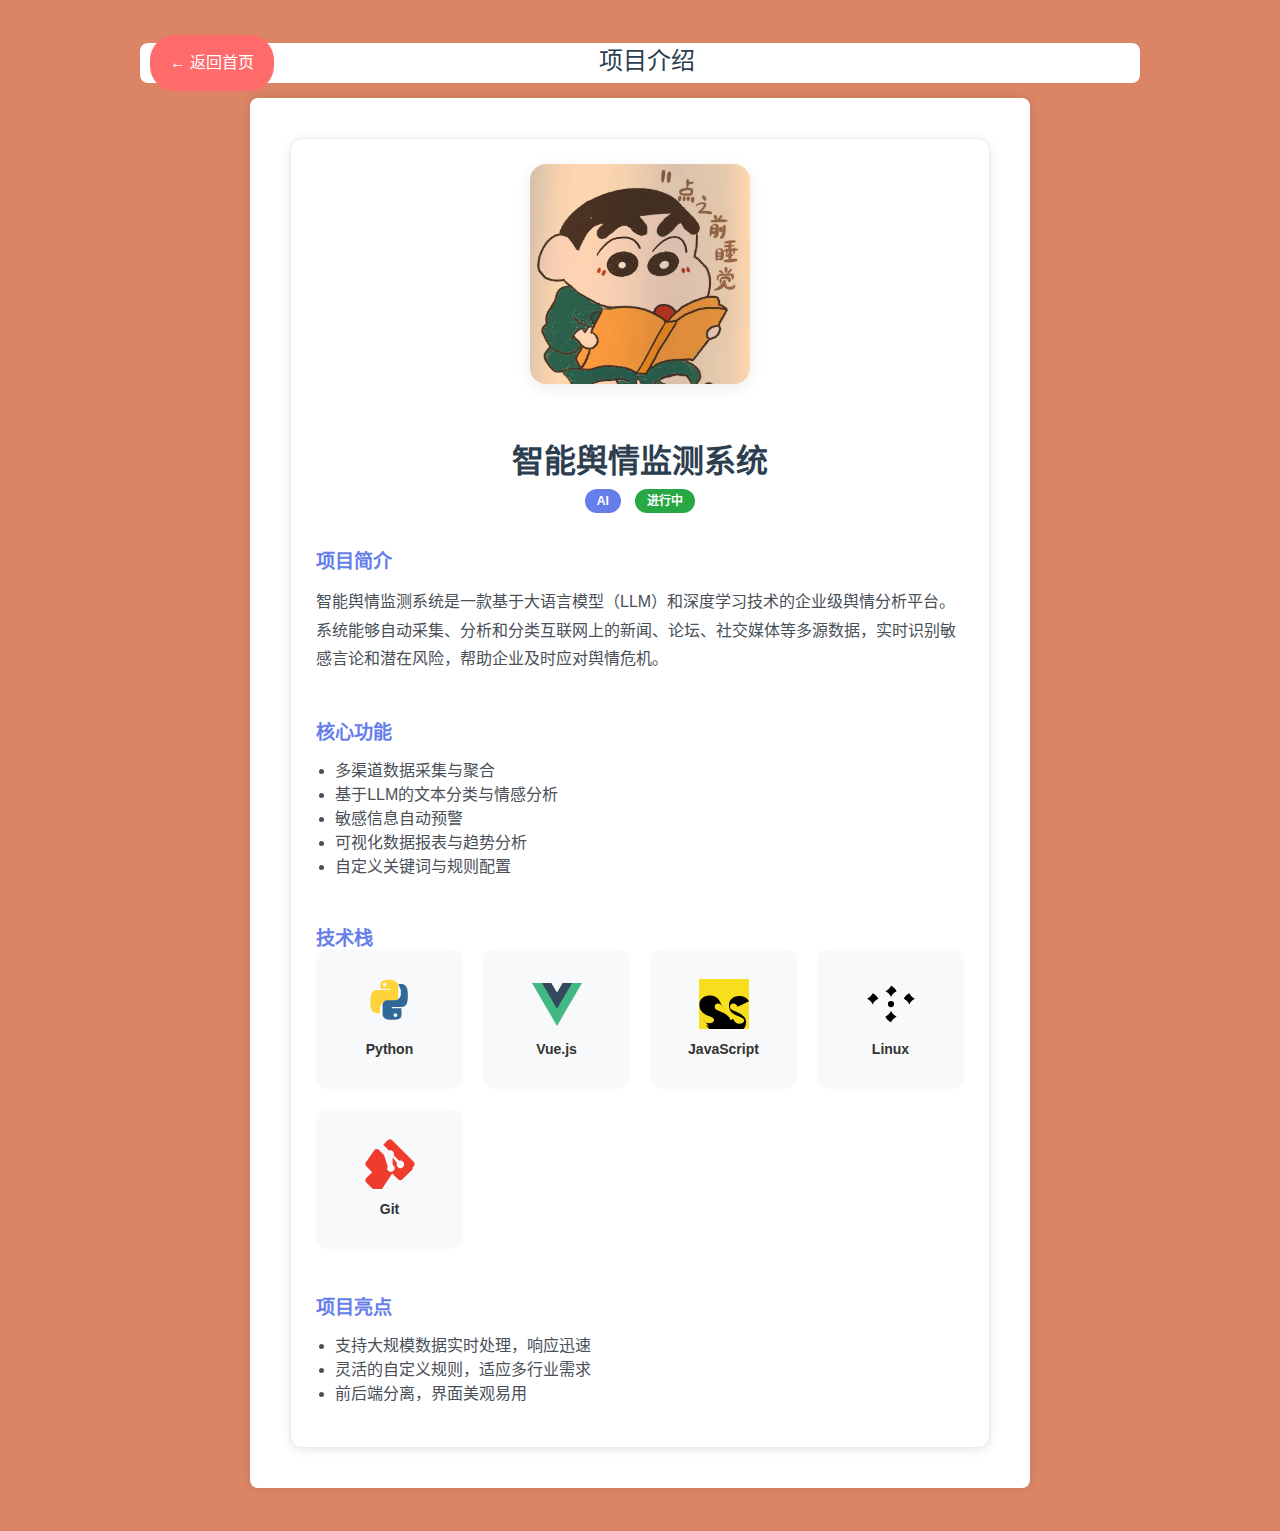
<file: html/project.html>
<!DOCTYPE html>
<html lang="zh-CN">
<head>
  <meta charset="UTF-8">
  <meta name="viewport" content="width=device-width, initial-scale=1.0">
  <link rel="stylesheet" href="../css/style.css">
  <title>项目介绍 | 侯皓展</title>
</head>
<body>
  <!-- 顶部导航栏 -->
  <nav class="header" style="justify-content: space-between; align-items: center;">
    <a href="./index.html" class="cta-button" style="margin-left: 10px; font-size: 16px; padding: 8px 20px;">← 返回首页</a>
    <span class="section-title" style="margin: 0; border: none; font-size: 1.5em;">项目介绍</span>
    <span style="width:120px;"></span> <!-- 占位使标题居中 -->
  </nav>

  <div class="content" style="max-width: 700px;">
    <div class="project-card" style="margin: 0 auto;">
      <div style="display: flex; flex-direction: column; align-items: center;">
        <img src="../img/head.jpg" alt="项目封面" style="width: 220px; height: 220px; object-fit: cover; border-radius: 16px; box-shadow: 0 4px 16px rgba(0,0,0,0.08); margin-bottom: 24px;">
        <h2 style="font-size: 2em; margin-bottom: 10px; color: #2c3e50;">智能舆情监测系统</h2>
        <div style="margin-bottom: 18px;">
          <span class="tag" style="margin-right: 10px;">AI</span>
          <span class="tag" style="background:#28a745;">进行中</span>
        </div>
      </div>
      <div style="margin-bottom: 24px;">
        <h3 style="font-size: 1.2em; color: #667eea; margin-bottom: 8px;">项目简介</h3>
        <p style="color: #495057; line-height: 1.8;">
          智能舆情监测系统是一款基于大语言模型（LLM）和深度学习技术的企业级舆情分析平台。系统能够自动采集、分析和分类互联网上的新闻、论坛、社交媒体等多源数据，实时识别敏感言论和潜在风险，帮助企业及时应对舆情危机。
        </p>
      </div>
      <div style="margin-bottom: 24px;">
        <h3 style="font-size: 1.2em; color: #667eea; margin-bottom: 8px;">核心功能</h3>
        <ul style="color: #495057; line-height: 1.8; padding-left: 1.2em;">
          <li>多渠道数据采集与聚合</li>
          <li>基于LLM的文本分类与情感分析</li>
          <li>敏感信息自动预警</li>
          <li>可视化数据报表与趋势分析</li>
          <li>自定义关键词与规则配置</li>
        </ul>
      </div>
      <div style="margin-bottom: 24px;">
        <h3 style="font-size: 1.2em; color: #667eea; margin-bottom: 8px;">技术栈</h3>
        <div class="skills-grid" style="margin-top: 0;">
          <div class="skill-item"><img src="../img/python-icon.svg" alt="Python" class="skill-icon"><span class="skill-name">Python</span></div>
          <div class="skill-item"><img src="../img/vue-icon.svg" alt="Vue" class="skill-icon"><span class="skill-name">Vue.js</span></div>
          <div class="skill-item"><img src="../img/javascript-icon.svg" alt="JavaScript" class="skill-icon"><span class="skill-name">JavaScript</span></div>
          <div class="skill-item"><img src="../img/linux-icon.svg" alt="Linux" class="skill-icon"><span class="skill-name">Linux</span></div>
          <div class="skill-item"><img src="../img/git-icon.svg" alt="Git" class="skill-icon"><span class="skill-name">Git</span></div>
        </div>
      </div>
      <div style="margin-bottom: 0;">
        <h3 style="font-size: 1.2em; color: #667eea; margin-bottom: 8px;">项目亮点</h3>
        <ul style="color: #495057; line-height: 1.8; padding-left: 1.2em;">
          <li>支持大规模数据实时处理，响应迅速</li>
          <li>灵活的自定义规则，适应多行业需求</li>
          <li>前后端分离，界面美观易用</li>
        </ul>
      </div>
    </div>
  </div>
</body>
</html>
</file>
<file: css/style.css>
body {
    font-family: 'Arial', sans-serif;
    background-color: #DC8466;
    padding: 20px;
    color: #333;
    text-align: left;
}

.title {
    text-align: center;
    color: #2c3e50;
}

.content {
    max-width: 900px;
    margin: 15px auto;
    background: #fff;
    padding: 40px;
    border-radius: 8px;
    box-shadow: 0 0 10px rgba(0, 0, 0, 0.1);
    display: flex;
    flex-direction: column;
}

/* Freelancer Portfolio Styles */
.hero-section {
    text-align: center;
    padding: 60px 0;
    background: linear-gradient(135deg, #667eea 0%, #764ba2 100%);
    color: white;
    border-radius: 12px;
    margin-bottom: 40px;
}

.hero-section .title {
    font-size: 2.5em;
    margin-bottom: 20px;
    color: white;
}

.subtitle {
    font-size: 1.2em;
    margin-bottom: 30px;
    font-style: italic;
    opacity: 0.9;
}

.cta-button {
    background: #ff6b6b;
    color: white;
    border: none;
    padding: 15px 30px;
    font-size: 1.1em;
    border-radius: 25px;
    cursor: pointer;
    transition: all 0.3s ease;
    text-decoration: none;
    display: inline-block;
}

.cta-button:hover {
    background: #ff5252;
    transform: translateY(-2px);
    box-shadow: 0 5px 15px rgba(255, 107, 107, 0.4);
}

.section-title {
    font-size: 2em;
    color: #2c3e50;
    margin-bottom: 30px;
    text-align: center;
    border-bottom: 3px solid #667eea;
    padding-bottom: 10px;
}

/* Navigation Styles */
.header {
    height: 40px;
    max-width: 1000px;
    background-color: #FFFFFF;
    display: flex;
    margin: 15px auto;
    justify-content: left;
    border-radius: 8px;
    position: relative;
}

.header > a {
    line-height: 40px;
    font-size: 20px;
    padding-left: 15px;
    text-decoration: none;
    transition: all 0.3s ease;
}

.header > a:hover {
    color: #007BFF;
}

.header > a.active {
    color: #667eea;
    font-weight: bold;
}

.header > a:active {
    color: #0056b3;
}

/* Projects Section */
.projects {
    margin-bottom: 50px;
}

.filter-tabs {
    display: flex;
    justify-content: center;
    gap: 10px;
    margin-bottom: 30px;
    flex-wrap: wrap;
}

.filter-btn {
    background: #f8f9fa;
    border: 2px solid #e9ecef;
    padding: 10px 20px;
    border-radius: 25px;
    cursor: pointer;
    transition: all 0.3s ease;
    font-size: 14px;
}

.filter-btn:hover {
    background: #667eea;
    color: white;
    border-color: #667eea;
}

.filter-btn.active {
    background: #667eea;
    color: white;
    border-color: #667eea;
}

.projects-grid {
    display: grid;
    grid-template-columns: repeat(auto-fit, minmax(300px, 1fr));
    gap: 25px;
    margin-top: 30px;
}

.project-card {
    background: white;
    border: 1px solid #e9ecef;
    border-radius: 12px;
    padding: 25px;
    transition: all 0.3s ease;
    box-shadow: 0 2px 10px rgba(0, 0, 0, 0.1);
}

.project-card:hover {
    transform: translateY(-5px);
    box-shadow: 0 10px 25px rgba(0, 0, 0, 0.15);
}

.project-header {
    display: flex;
    justify-content: space-between;
    align-items: flex-start;
    margin-bottom: 15px;
}

.project-header h3 {
    font-size: 1.3em;
    color: #2c3e50;
    margin: 0;
    height: auto;
    display: block;
}

.tag {
    background: #667eea;
    color: white;
    padding: 5px 12px;
    border-radius: 15px;
    font-size: 12px;
    font-weight: bold;
    text-align: center;
}

.project-description {
    color: #6c757d;
    margin-bottom: 20px;
    line-height: 1.6;
}

.project-links {
    display: flex;
    gap: 10px;
}

.project-link {
    background: #28a745;
    color: white;
    padding: 8px 16px;
    border-radius: 20px;
    text-decoration: none;
    font-size: 14px;
    transition: all 0.3s ease;
}

.project-link:hover {
    background: #218838;
    transform: translateY(-1px);
}

/* Skills Section */
.skills {
    margin-bottom: 50px;
}

.skills-grid {
    display: grid;
    grid-template-columns: repeat(auto-fit, minmax(120px, 1fr));
    gap: 20px;
    margin-top: 30px;
}

.skill-item {
    display: flex;
    flex-direction: column;
    align-items: center;
    justify-content: center;
    text-align: center;
    padding: 20px 15px;
    background: #f8f9fa;
    border-radius: 12px;
    transition: all 0.3s ease;
    min-height: 100px;
}

.skill-item:hover {
    background: #667eea;
    color: white;
    transform: translateY(-3px);
}

.skill-icon {
    width: 50px;
    height: 50px;
    font-size: 50px;
    margin-bottom: 12px;
    transition: transform 0.3s ease;
    display: block;
    flex-shrink: 0;
}

.skill-item:hover .skill-icon {
    transform: scale(1.1);
}

.skill-name {
    font-weight: bold;
    font-size: 14px;
    margin: 0;
    line-height: 1.2;
    text-align: center;
    word-break: keep-all;
    white-space: nowrap;
}

/* About Section */
.about {
    margin-bottom: 50px;
}

.about-content {
    display: grid;
    grid-template-columns: 2fr 1fr;
    gap: 40px;
    align-items: start;
}

.about-text p {
    margin-bottom: 20px;
    line-height: 1.8;
    color: #495057;
}

.about-stats {
    display: flex;
    flex-direction: column;
    gap: 20px;
}

.stat-item {
    text-align: center;
    padding: 20px;
    background: linear-gradient(135deg, #667eea 0%, #764ba2 100%);
    color: white;
    border-radius: 12px;
}

.stat-number {
    display: block;
    font-size: 2em;
    font-weight: bold;
    margin-bottom: 5px;
}

.stat-label {
    font-size: 14px;
    opacity: 0.9;
}

/* Contact Section */
.contact {
    margin-bottom: 30px;
}

.contact-info {
    display: flex;
    flex-direction: column;
    gap: 15px;
}

.contact-item {
    display: flex;
    align-items: center;
    padding: 15px;
    background: #f8f9fa;
    border-radius: 8px;
}

.contact-label {
    font-weight: bold;
    margin-right: 10px;
    min-width: 80px;
}

.contact-link {
    color: #667eea;
    text-decoration: none;
    transition: color 0.3s ease;
}

.contact-link:hover {
    color: #5a6fd8;
}

.contact-text {
    color: #495057;
}

/* Original styles for backward compatibility */
.goodhab {
    display: flex;
    align-items: center;
    gap: 10px;
    margin: 10px 0;
}

label {
    cursor: pointer;
}

.hidden {
    display: none;
}

#reward {
    margin-top: 20px;
}

#animalImage {
    width: 200px;
    height: auto;
    margin-top: 10px;
    border-radius: 10px;
    box-shadow: 0px 0px 10px rgba(0, 0, 0, 0.1);
}

input[type="checkbox"] {
    border: 2px solid black;
    width: 20px;
    height: 20px;
    appearance: none;
    outline: none;
    cursor: pointer;
    transition: background-color 0.3s;
}

input[type="checkbox"]:checked {
    background-color: lightgreen;
}

input[type="checkbox"]:hover {
    background-color: lightgray;
}

pre {
    background: #f8f8f8;
    padding: 10px;
    border-radius: 5px;
    overflow-x: auto;
    text-align: left;
}

code {
    font-family: 'Courier New', monospace;
    text-align: left;
}

a {
    color: black;
}

.bold-numbers {
    font-weight: bold;
}

.meta-picture-div {
    padding-top: 20px;
    width: 100%;
    display: flex;
    justify-content: space-around;
}

.meta-picture:nth-child(1) {
    height: 400px;
    width: 200px;
    background-image: url(../img/no_meta.png);
    background-size: contain;
    background-repeat: no-repeat;
}

.meta-picture {
    height: 400px;
    width: 200px;
    background-image: url(../img/meta.png);
    background-size: contain;
    background-repeat: no-repeat;
}

.meta-picture > p {
    font-size: 15px;
    margin-top: 355px;
    text-align: center;
    text-decoration: underline;
}

p {
    line-height: 1.5em;
}

.description {
    padding-left: 2em;
}

li {
    line-height: 1.5em;
}

code {
    background-color: #F5F1F0;
    color: #EB7979;
    padding: 3px;
    border-radius: 5px;
}

h3 {
    font-size: 33px;
    display: inline-block;
    height: 5px;
}

/* Responsive Design */
@media (max-width: 800px) {
    .content {
        flex-direction: column;
    }

    .left-column, .right-column {
        border-right: none;
        border-bottom: 1px solid #ccc;
    }
    
    .left-column {
        padding-bottom: 20px;
    }
    
    h1, h2 {
        font-size: 1.5em;
    }

    .profile-picture {
        width: 120px;
    }
    
    .references {
        font-size: 12px;
    }

    /* Freelancer responsive styles */
    .hero-section .title {
        font-size: 2em;
    }

    .about-content {
        grid-template-columns: 1fr;
        gap: 20px;
    }

    .projects-grid {
        grid-template-columns: 1fr;
    }

    .skills-grid {
        grid-template-columns: repeat(auto-fit, minmax(100px, 1fr));
    }

    .filter-tabs {
        justify-content: center;
    }

    .filter-btn {
        font-size: 12px;
        padding: 8px 16px;
    }
}


.disabled-link{
    color: #999 !important;
    cursor: not-allowed !important;
    text-decoration: line-through !important;
}

/* 正在进行的项目样式 */
.ongoing-projects {
    margin-bottom: 50px;
}

.ongoing-projects-grid {
    display: grid;
    grid-template-columns: repeat(auto-fit, minmax(300px, 1fr));
    gap: 25px;
    margin-top: 30px;
}

.ongoing-project-card {
    background: white;
    border: 1px solid #e9ecef;
    border-radius: 12px;
    padding: 25px;
    transition: all 0.3s ease;
    box-shadow: 0 2px 10px rgba(0, 0, 0, 0.1);
    position: relative;
    overflow: hidden;
}

.ongoing-project-card::before {
    content: '';
    position: absolute;
    top: 0;
    left: 0;
    right: 0;
    height: 4px;
    background: #667eea;
}

.ongoing-project-card:hover {
    transform: translateY(-5px);
    box-shadow: 0 10px 25px rgba(0, 0, 0, 0.15);
    border-color: #667eea;
}

.ongoing-project-card .project-header {
    display: flex;
    justify-content: space-between;
    align-items: flex-start;
    margin-bottom: 15px;
}

.ongoing-project-card .project-header h3 {
    font-size: 1.3em;
    color: #2c3e50;
    margin: 0;
    font-weight: 600;
}

.status-tag {
    background: #667eea;
    color: white;
    padding: 5px 12px;
    border-radius: 15px;
    font-size: 12px;
    font-weight: bold;
    text-align: center;
    animation: pulse 2s infinite;
}

@keyframes pulse {
    0% { opacity: 1; }
    50% { opacity: 0.8; }
    100% { opacity: 1; }
}

.ongoing-project-card .project-description {
    color: #6c757d;
    margin-bottom: 15px;
    line-height: 1.6;
    font-size: 0.95em;
}

.project-tech {
    display: flex;
    flex-wrap: wrap;
    gap: 8px;
    margin-bottom: 20px;
}

.tech-tag {
    background: #28a745;
    color: white;
    padding: 4px 10px;
    border-radius: 15px;
    font-size: 0.8em;
    font-weight: 500;
    transition: all 0.3s ease;
}

.tech-tag:hover {
    background: #218838;
    transform: translateY(-1px);
}

.progress-bar {
    background: #e9ecef;
    border-radius: 10px;
    height: 8px;
    position: relative;
    overflow: hidden;
    margin-bottom: 8px;
}

.progress-fill {
    background: #667eea;
    height: 100%;
    border-radius: 10px;
    transition: width 0.8s ease;
    position: relative;
}

.progress-fill::after {
    content: '';
    position: absolute;
    top: 0;
    left: 0;
    right: 0;
    bottom: 0;
    background: linear-gradient(90deg, transparent, rgba(255,255,255,0.3), transparent);
    animation: shimmer 2s infinite;
}

@keyframes shimmer {
    0% { transform: translateX(-100%); }
    100% { transform: translateX(100%); }
}

.progress-text {
    font-size: 0.85em;
    color: #6c757d;
    font-weight: 500;
    text-align: center;
    display: block;
    margin-top: 5px;
}

/* 响应式设计 */
@media (max-width: 800px) {
    .ongoing-projects-grid {
        grid-template-columns: 1fr;
        gap: 20px;
    }
    
    .ongoing-project-card {
        padding: 20px;
    }
    
    .ongoing-project-card .project-header {
        flex-direction: column;
        gap: 10px;
    }
    
    .project-tech {
        gap: 6px;
    }
    
    .tech-tag {
        font-size: 0.75em;
        padding: 3px 8px;
    }
}
</file>
